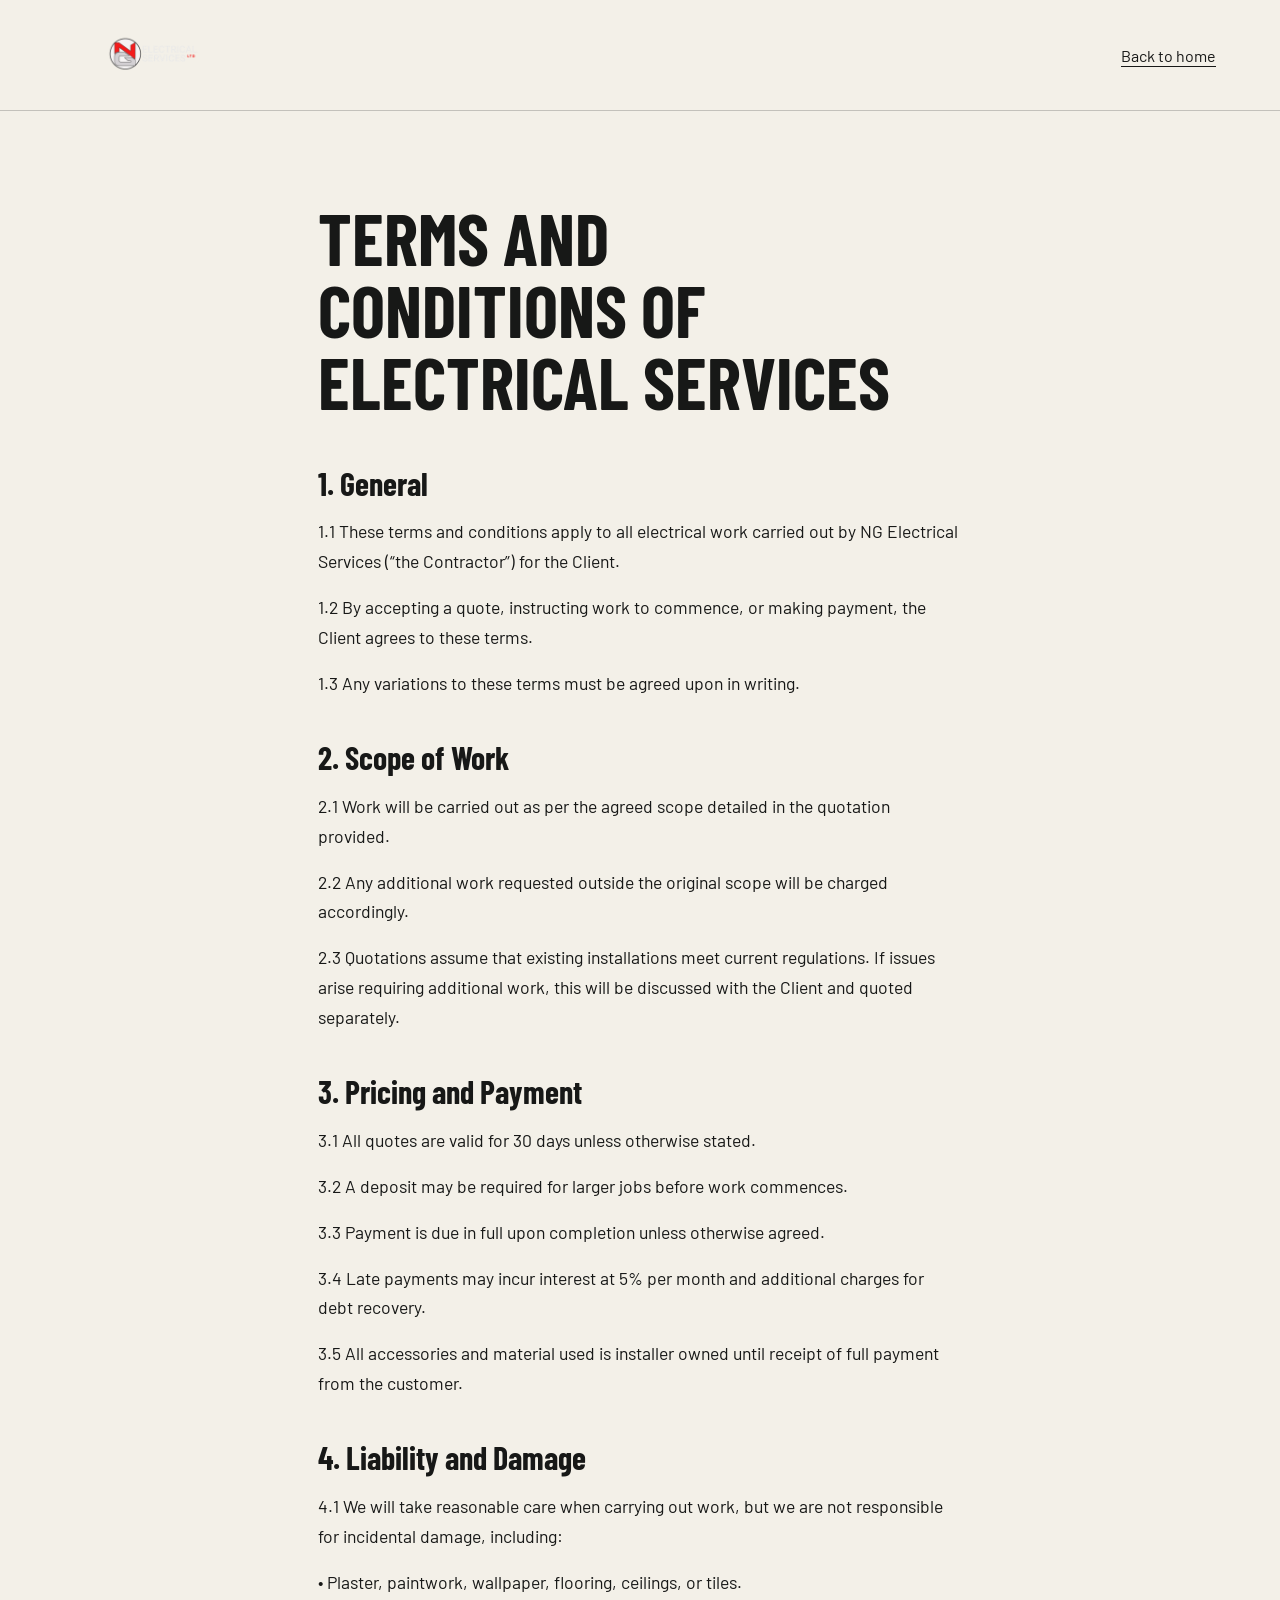
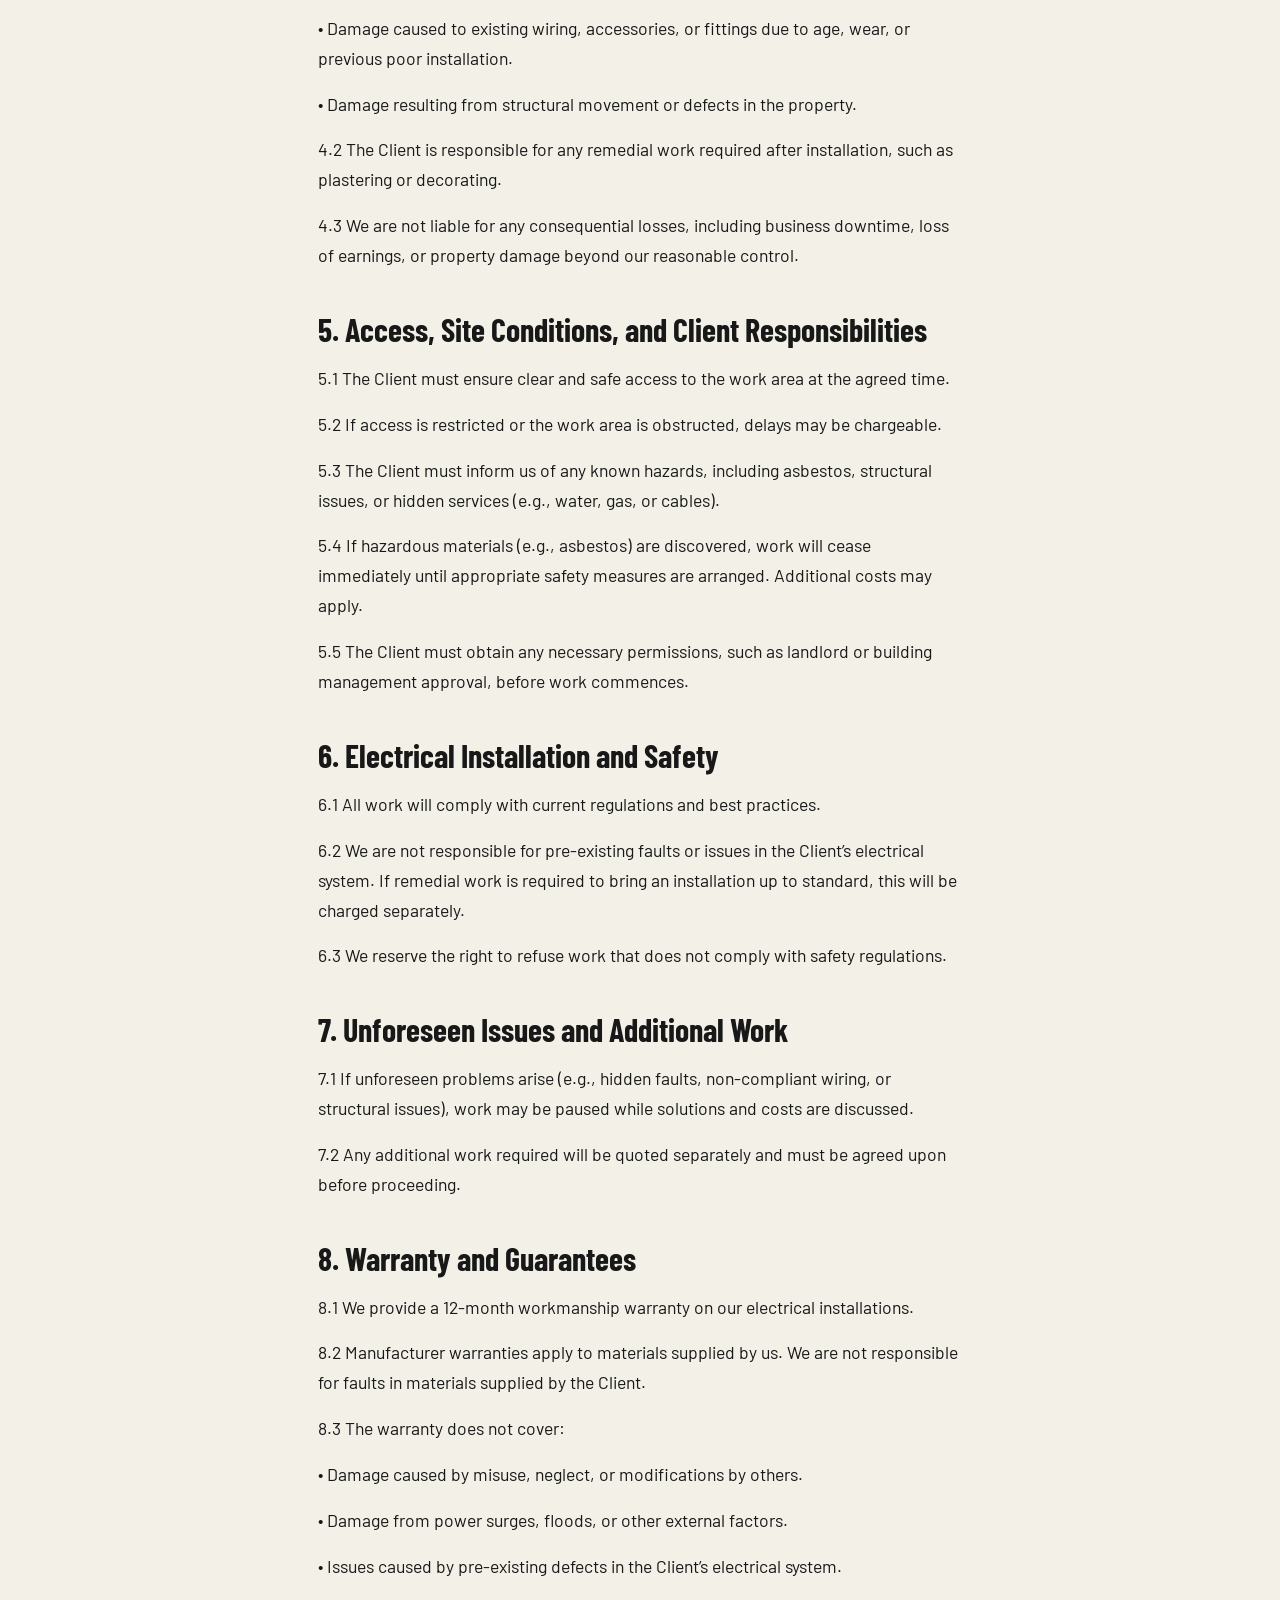
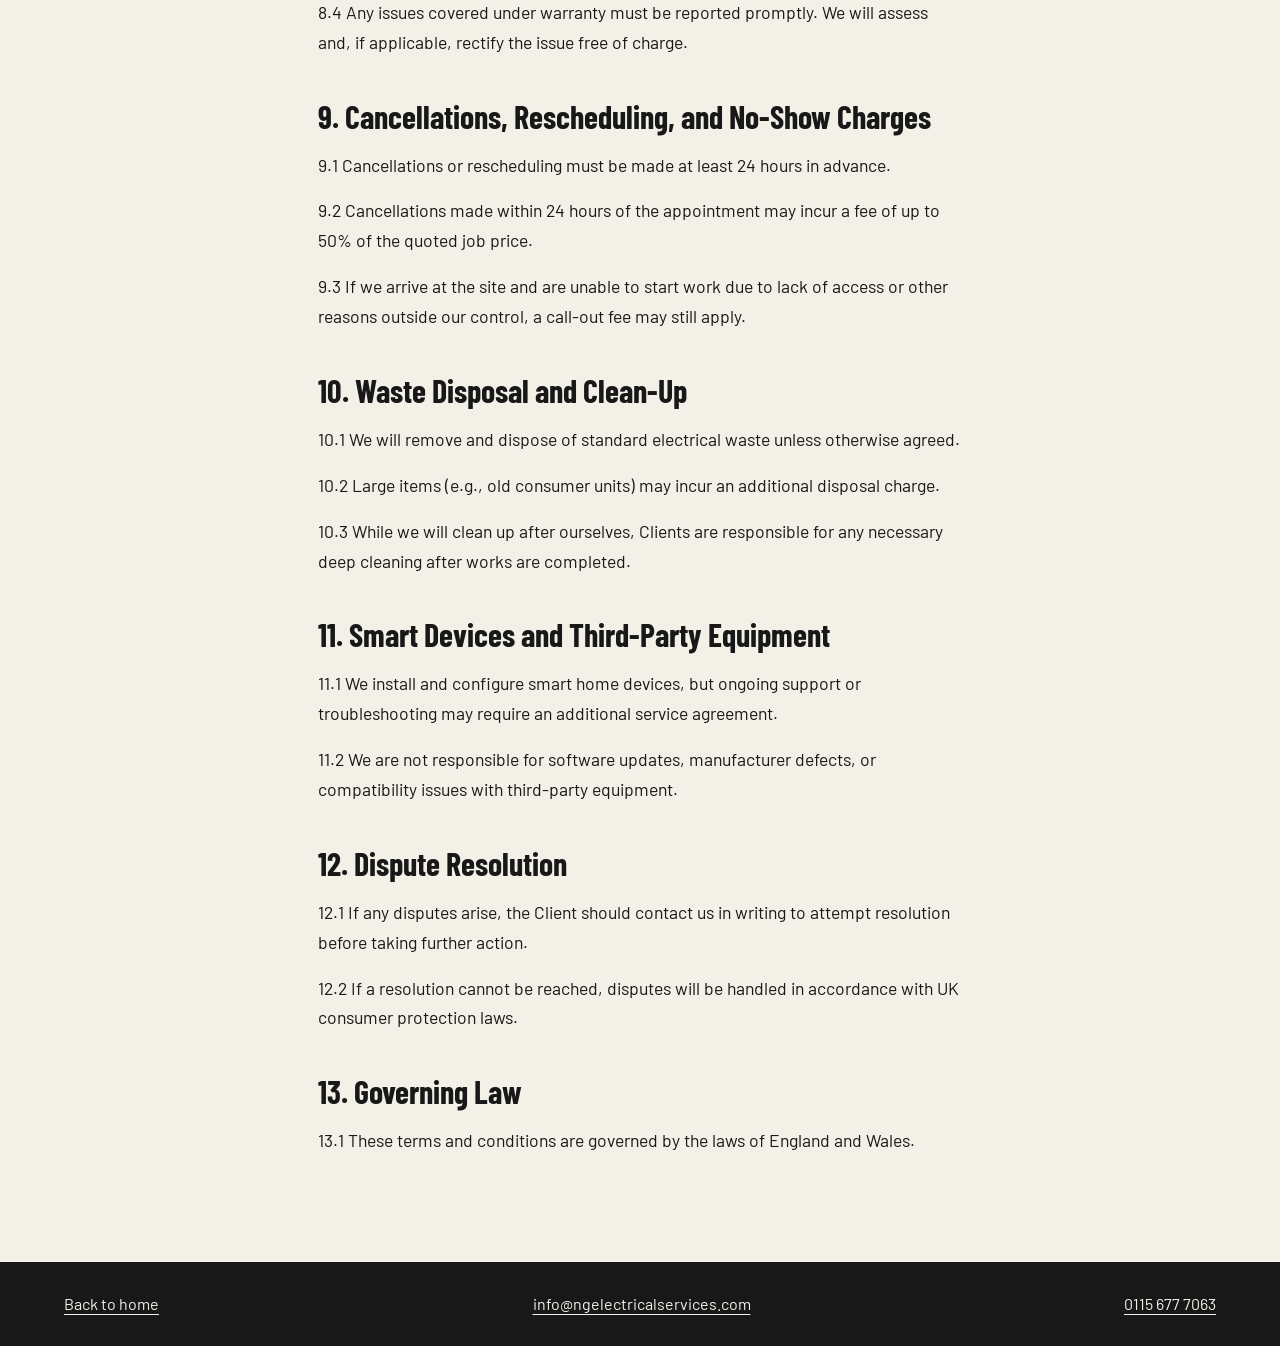
<file: public/connell/terms/index.html>
<!doctype html>
<html lang="en">
<head>
<meta charset="utf-8">
<meta name="viewport" content="width=device-width, initial-scale=1">
<meta name="robots" content="noindex,nofollow">
<title>Terms and conditions | NG Electrical Services</title>
<meta name="description" content="Terms and conditions of electrical services from NG Electrical Services.">
<link rel="stylesheet" href="./terms.css">
</head>
<body>
<a class="skip-link" href="#terms">Skip to terms</a>
<header><a href="../" aria-label="NG Electrical Services home"><img src="../assets/logo.png" width="180" height="70" alt="NG Electrical Services"></a><a href="../">Back to home</a></header>
<main id="terms">
<h1>Terms and Conditions of Electrical Services</h1>
<h2>1. General</h2>
<p>1.1 These terms and conditions apply to all electrical work carried out by NG Electrical Services (“the Contractor”) for the Client.</p>
<p>1.2 By accepting a quote, instructing work to commence, or making payment, the Client agrees to these terms.</p>
<p>1.3 Any variations to these terms must be agreed upon in writing.</p>
<h2>2. Scope of Work</h2>
<p>2.1 Work will be carried out as per the agreed scope detailed in the quotation provided.</p>
<p>2.2 Any additional work requested outside the original scope will be charged accordingly.</p>
<p>2.3 Quotations assume that existing installations meet current regulations. If issues arise requiring additional work, this will be discussed with the Client and quoted separately.</p>
<h2>3. Pricing and Payment</h2>
<p>3.1 All quotes are valid for 30 days unless otherwise stated.</p>
<p>3.2 A deposit may be required for larger jobs before work commences.</p>
<p>3.3 Payment is due in full upon completion unless otherwise agreed.</p>
<p>3.4 Late payments may incur interest at 5% per month and additional charges for debt recovery.</p>
<p>3.5 All accessories and material used is installer owned until receipt of full payment from the customer.</p>
<h2>4. Liability and Damage</h2>
<p>4.1 We will take reasonable care when carrying out work, but we are not responsible for incidental damage, including:</p>
<p>• Plaster, paintwork, wallpaper, flooring, ceilings, or tiles.</p>
<p>• Damage caused to existing wiring, accessories, or fittings due to age, wear, or previous poor installation.</p>
<p>• Damage resulting from structural movement or defects in the property.</p>
<p>4.2 The Client is responsible for any remedial work required after installation, such as plastering or decorating.</p>
<p>4.3 We are not liable for any consequential losses, including business downtime, loss of earnings, or property damage beyond our reasonable control.</p>
<h2>5. Access, Site Conditions, and Client Responsibilities</h2>
<p>5.1 The Client must ensure clear and safe access to the work area at the agreed time.</p>
<p>5.2 If access is restricted or the work area is obstructed, delays may be chargeable.</p>
<p>5.3 The Client must inform us of any known hazards, including asbestos, structural issues, or hidden services (e.g., water, gas, or cables).</p>
<p>5.4 If hazardous materials (e.g., asbestos) are discovered, work will cease immediately until appropriate safety measures are arranged. Additional costs may apply.</p>
<p>5.5 The Client must obtain any necessary permissions, such as landlord or building management approval, before work commences.</p>
<h2>6. Electrical Installation and Safety</h2>
<p>6.1 All work will comply with current regulations and best practices.</p>
<p>6.2 We are not responsible for pre-existing faults or issues in the Client’s electrical system. If remedial work is required to bring an installation up to standard, this will be charged separately.</p>
<p>6.3 We reserve the right to refuse work that does not comply with safety regulations.</p>
<h2>7. Unforeseen Issues and Additional Work</h2>
<p>7.1 If unforeseen problems arise (e.g., hidden faults, non-compliant wiring, or structural issues), work may be paused while solutions and costs are discussed.</p>
<p>7.2 Any additional work required will be quoted separately and must be agreed upon before proceeding.</p>
<h2>8. Warranty and Guarantees</h2>
<p>8.1 We provide a 12-month workmanship warranty on our electrical installations.</p>
<p>8.2 Manufacturer warranties apply to materials supplied by us. We are not responsible for faults in materials supplied by the Client.</p>
<p>8.3 The warranty does not cover:</p>
<p>• Damage caused by misuse, neglect, or modifications by others.</p>
<p>• Damage from power surges, floods, or other external factors.</p>
<p>• Issues caused by pre-existing defects in the Client’s electrical system.</p>
<p>8.4 Any issues covered under warranty must be reported promptly. We will assess and, if applicable, rectify the issue free of charge.</p>
<h2>9. Cancellations, Rescheduling, and No-Show Charges</h2>
<p>9.1 Cancellations or rescheduling must be made at least 24 hours in advance.</p>
<p>9.2 Cancellations made within 24 hours of the appointment may incur a fee of up to 50% of the quoted job price.</p>
<p>9.3 If we arrive at the site and are unable to start work due to lack of access or other reasons outside our control, a call-out fee may still apply.</p>
<h2>10. Waste Disposal and Clean-Up</h2>
<p>10.1 We will remove and dispose of standard electrical waste unless otherwise agreed.</p>
<p>10.2 Large items (e.g., old consumer units) may incur an additional disposal charge.</p>
<p>10.3 While we will clean up after ourselves, Clients are responsible for any necessary deep cleaning after works are completed.</p>
<h2>11. Smart Devices and Third-Party Equipment</h2>
<p>11.1 We install and configure smart home devices, but ongoing support or troubleshooting may require an additional service agreement.</p>
<p>11.2 We are not responsible for software updates, manufacturer defects, or compatibility issues with third-party equipment.</p>
<h2>12. Dispute Resolution</h2>
<p>12.1 If any disputes arise, the Client should contact us in writing to attempt resolution before taking further action.</p>
<p>12.2 If a resolution cannot be reached, disputes will be handled in accordance with UK consumer protection laws.</p>
<h2>13. Governing Law</h2>
<p>13.1 These terms and conditions are governed by the laws of England and Wales.</p>
</main>
<footer><a href="../">Back to home</a><a href="mailto:info@ngelectricalservices.com">info@ngelectricalservices.com</a><a href="tel:01156777063">0115 677 7063</a></footer>
</body>
</html>
</file>
<file: public/connell/terms/terms.css>
@font-face { font-family: Barlow; src: url('./barlow-latin-400-normal.woff2') format('woff2'); font-weight: 400; font-display: swap; }
@font-face { font-family: 'Barlow Condensed'; src: url('./barlow-condensed-latin-700-normal.woff2') format('woff2'); font-weight: 700; font-display: swap; }
:root { color-scheme: light; color: #171817; background: #f3f0e8; font-family: Barlow, Arial, sans-serif; }
* { box-sizing: border-box; }
body { margin: 0; }
a { color: inherit; text-underline-offset: 0.25em; }
a:hover { color: #c9232d; }
a:focus-visible { outline: 3px solid #c9232d; outline-offset: 5px; }
header, footer { padding: 1.25rem clamp(1.25rem, 5vw, 5rem); display: flex; flex-wrap: wrap; align-items: center; justify-content: space-between; gap: 1rem 2rem; }
header { border-bottom: 1px solid #c3c1bb; }
header img { display: block; width: 180px; height: 70px; object-fit: contain; }
header a, footer a { display: inline-flex; align-items: center; min-height: 44px; }
main { max-width: 76ch; margin: 0 auto; padding: clamp(3rem, 7vw, 6rem) 1.25rem; }
h1, h2 { font-family: 'Barlow Condensed', 'Arial Narrow', sans-serif; font-weight: 700; }
h1 { font-size: clamp(2.8rem, 6vw, 4.5rem); line-height: 1; text-transform: uppercase; margin: 0 0 3rem; text-wrap: balance; }
h2 { font-size: 2rem; line-height: 1.15; margin: 2.5rem 0 1rem; }
p { font-size: 1.1rem; line-height: 1.7; margin: 1rem 0; white-space: pre-line; overflow-wrap: anywhere; }
footer { background: #171817; color: #f3f0e8; }
footer a { overflow-wrap: anywhere; }
.skip-link { position: absolute; left: 1rem; top: -5rem; padding: 1rem; background: white; }
.skip-link:focus { top: 1rem; }
::selection { background: #171817; color: #f3f0e8; }
@media print { header, footer, .skip-link { display: none; } :root { background: white; } main { max-width: none; padding: 0; } h2 { break-after: avoid; } }
</file>
